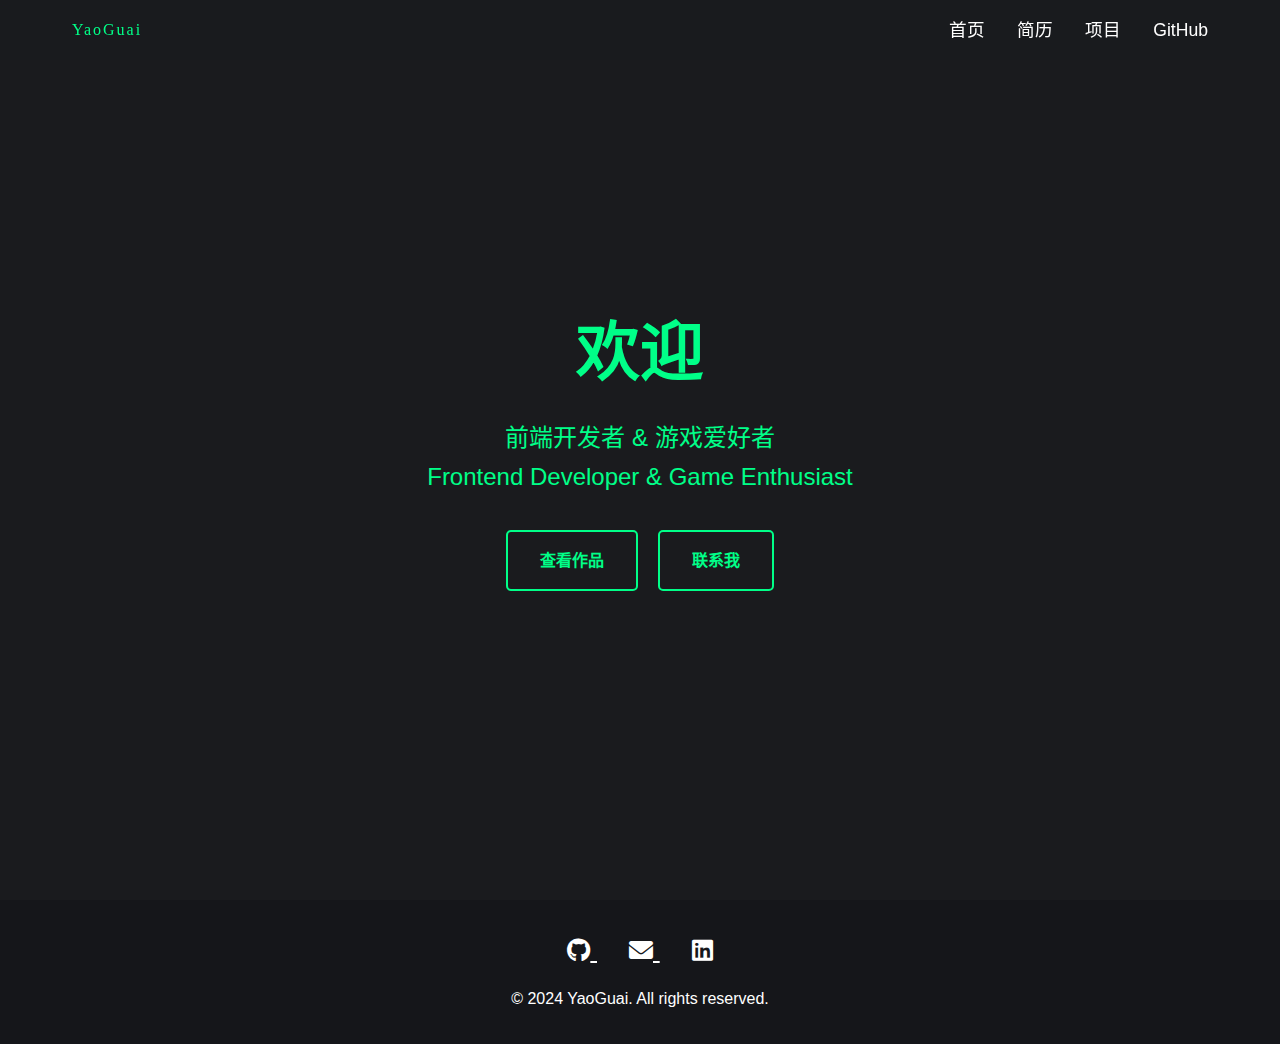
<file: index.html>
<!DOCTYPE html>
<html lang="zh-CN">

<head>
    <meta charset="UTF-8">
    <meta name="viewport" content="width=device-width, initial-scale=1.0">
    <title>个人网站</title>
    <!-- 使用 CDN 加载字体和图标 -->
    <link href="https://fonts.googleapis.com/css2?family=Press+Start+2P&display=swap" rel="stylesheet">
    <link rel="stylesheet" href="https://cdnjs.cloudflare.com/ajax/libs/font-awesome/6.0.0/css/all.min.css">
    <!-- 修改为相对路径 -->
    <link rel="stylesheet" href="./css/style.css">
</head>

<body>
    <!-- 注释掉背景轮播容器 -->
    <!-- <div class="bg-slideshow" id="bgSlideshow"></div> -->

    <!-- 导航栏 -->
    <nav class="navbar">
        <div class="nav-container">
            <div class="logo">
                <span class="neon-text">YaoGuai</span>
            </div>
            <div class="menu-toggle" id="mobile-menu">
                <span></span>
                <span></span>
                <span></span>
            </div>
            <ul class="nav-links">
                <li><a href="index.html" class="active">首页</a></li>
                <li><a href="resume.html">简历</a></li>
                <li><a href="projects.html">项目</a></li>
                <li><a href="github.html">GitHub</a></li>
            </ul>
        </div>
    </nav>

    <!-- 主要内容区域 -->
    <main>
        <!-- 首页部分 -->
        <section id="home" class="section">
            <div class="hero">
                <h1 class="glitch" data-text="Welcome">欢迎</h1>
                <p class="subtitle">前端开发者 & 游戏爱好者</p>
                <p class="subtitle">Frontend Developer & Game Enthusiast</p>
                <br>
                <div class="cta-buttons">
                    <a href="projects.html" class="btn">查看作品</a>
                    <a href="#contact" class="btn btn-outline" id="contact-btn">联系我</a>
                </div>
            </div>
        </section>

        <!-- 联系表单部分（默认隐藏） -->
        <section id="contact" class="contact-section" style="display: none;">
            <!-- 联系表单将通过JavaScript动态显示 -->
        </section>
    </main>

    <!-- 页脚 -->
    <footer class="footer">
        <div class="footer-content">
            <div class="social-links">
                <a href="https://github.com/1yaoguai2" target="_blank" id="github-link">
                    <i class="fab fa-github"></i>
                </a>
                <a href="mailto:your.email@example.com" id="email-link">
                    <i class="fas fa-envelope"></i>
                </a>
                <a href="https://github.com/1yaoguai2" target="_blank" id="linkedin-link">
                    <i class="fab fa-linkedin"></i>
                </a>
            </div>
            <p class="copyright">© 2024 YaoGuai. All rights reserved.</p>
        </div>
    </footer>

    <!-- 修改脚本引用为相对路径 -->
    <script src="./js/main.js"></script>
    <script>
        // 联系按钮点击事件
        document.getElementById('contact-btn').addEventListener('click', function (e) {
            e.preventDefault();
            // 创建一个简单的弹窗或者显示联系表单
            const email = 'your.email@example.com';
            const message = `
                联系方式：\n
                Email: 171802082@qq.com\n
                GitHub: https://github.com/1yaoguai2\n
                QQ: 171802082
            `;
            alert(message);
        });

        // 社交媒体链接点击事件
        document.getElementById('github-link').addEventListener('click', function (e) {
            // 可以添加点击追踪或其他功能
            console.log('GitHub link clicked');
        });

        document.getElementById('email-link').addEventListener('click', function (e) {
            // 可以添加邮件客户端检测等功能
            console.log('Email link clicked');
        });

        document.getElementById('linkedin-link').addEventListener('click', function (e) {
            // 可以添加点击追踪或其他功能
            console.log('LinkedIn link clicked');
        });
    </script>
    <script src="./js/background.js"></script>
</body>

</html>
</file>
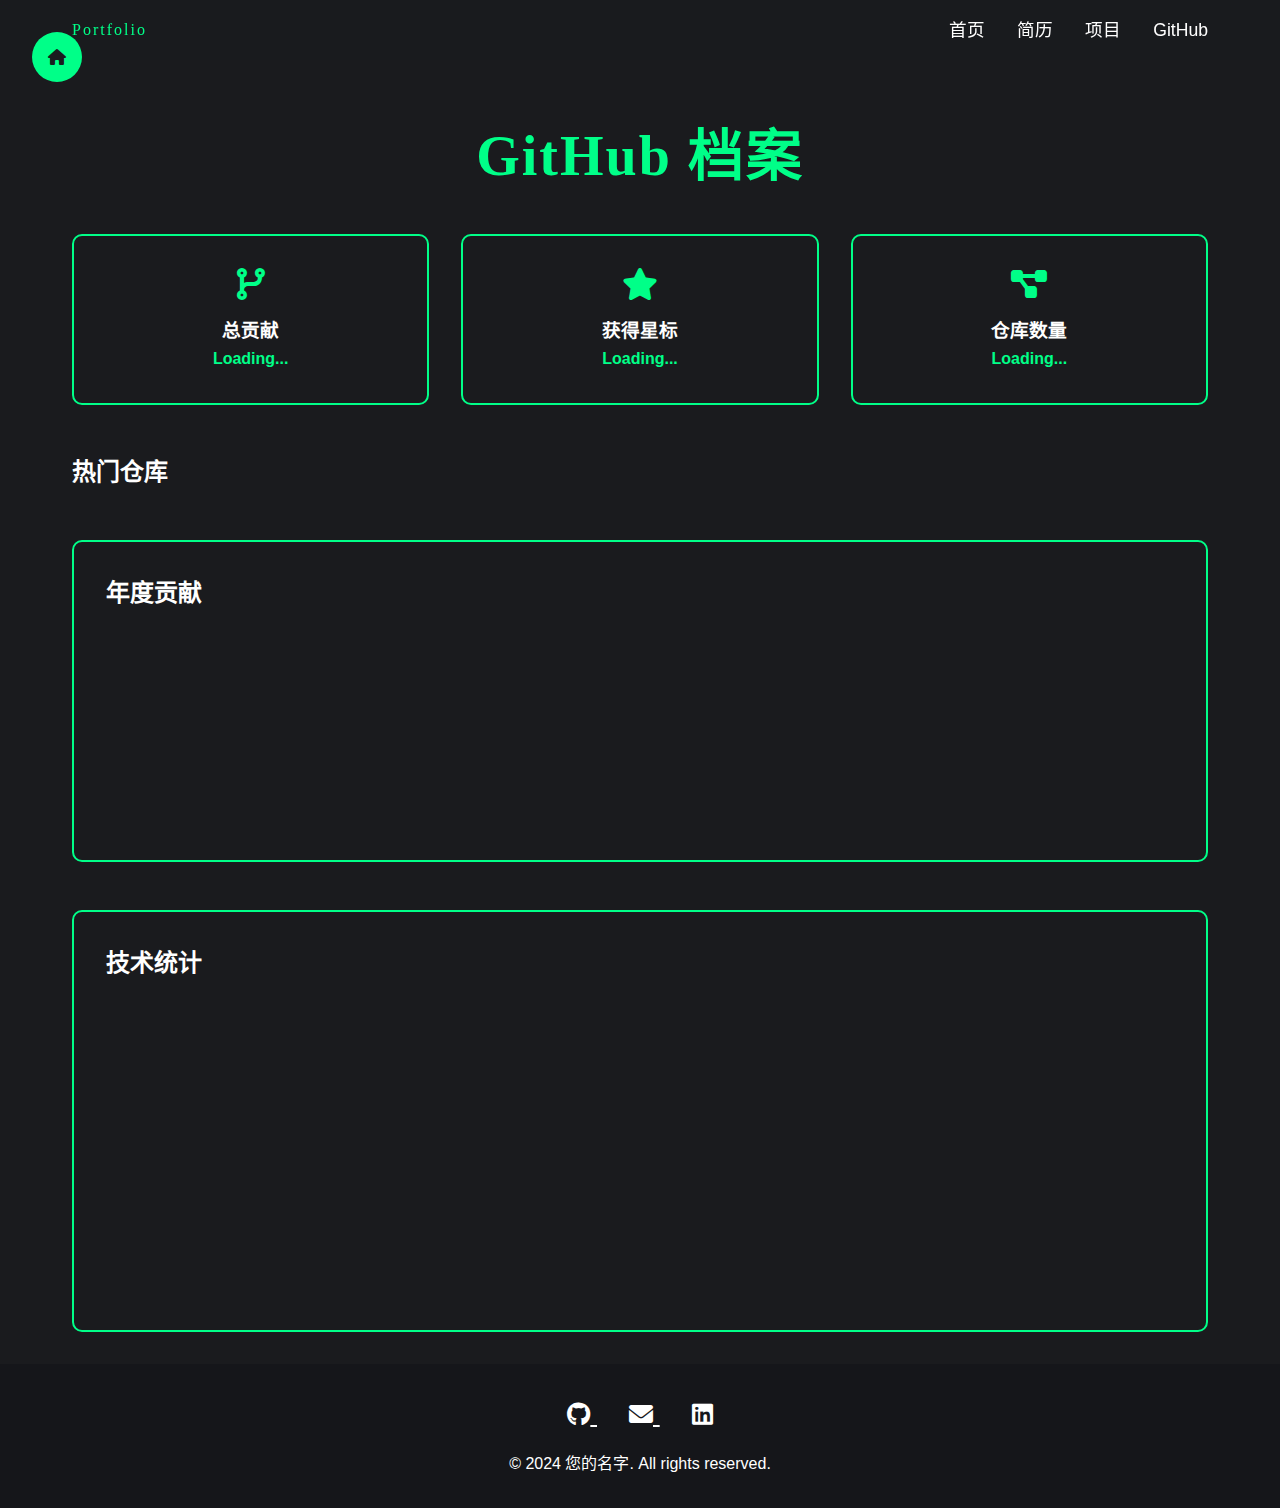
<file: github.html>
<!DOCTYPE html>
<html lang="zh-CN">

<head>
    <meta charset="UTF-8">
    <meta name="viewport" content="width=device-width, initial-scale=1.0">
    <title>GitHub - 游戏风格</title>
    <link href="https://fonts.googleapis.com/css2?family=Press+Start+2P&display=swap" rel="stylesheet">
    <link rel="stylesheet" href="https://cdnjs.cloudflare.com/ajax/libs/font-awesome/6.0.0/css/all.min.css">
    <link rel="stylesheet" href="css/style.css">
    <link rel="stylesheet" href="css/github.css">
</head>

<body>
    <!-- 导航栏 -->
    <nav class="navbar">
        <div class="nav-container">
            <div class="logo">
                <span class="neon-text">Portfolio</span>
            </div>
            <div class="menu-toggle" id="mobile-menu">
                <span></span>
                <span></span>
                <span></span>
            </div>
            <ul class="nav-links">
                <li><a href="index.html">首页</a></li>
                <li><a href="resume.html">简历</a></li>
                <li><a href="projects.html">项目</a></li>
                <li><a href="github.html" class="active">GitHub</a></li>
            </ul>
        </div>
    </nav>

    <main class="github-container">
        <h1 class="neon-text">GitHub 档案</h1>

        <!-- GitHub 统计信息 -->
        <section class="github-stats">
            <div class="stats-grid">
                <div class="stat-card">
                    <i class="fas fa-code-branch"></i>
                    <h3>总贡献</h3>
                    <p class="stat-number" id="contributions">Loading...</p>
                </div>
                <div class="stat-card">
                    <i class="fas fa-star"></i>
                    <h3>获得星标</h3>
                    <p class="stat-number" id="stars">Loading...</p>
                </div>
                <div class="stat-card">
                    <i class="fas fa-project-diagram"></i>
                    <h3>仓库数量</h3>
                    <p class="stat-number" id="repos">Loading...</p>
                </div>
            </div>
        </section>

        <!-- 热门仓库 -->
        <section class="repositories-section">
            <h2 class="section-title">热门仓库</h2>
            <div class="repositories-grid" id="repo-list">
                <!-- 仓库卡片将通过JavaScript动态加载 -->
            </div>
        </section>

        <!-- 贡献图表 -->
        <section class="contribution-section">
            <h2 class="section-title">年度贡献</h2>
            <div class="contribution-graph">
                <!-- GitHub贡献图将通过JavaScript动态加载 -->
            </div>
        </section>

        <!-- 技术统计 -->
        <section class="languages-section">
            <h2 class="section-title">技术统计</h2>
            <div class="languages-chart">
                <!-- 语言统计图表将通过JavaScript动态加载 -->
            </div>
        </section>
    </main>

    <!-- 页脚 -->
    <footer class="footer">
        <div class="footer-content">
            <div class="social-links">
                <a href="https://github.com/1yaoguai2" target="_blank">
                    <i class="fab fa-github"></i>
                </a>
                <a href="mailto:your.email@example.com">
                    <i class="fas fa-envelope"></i>
                </a>
                <a href="https://linkedin.com/in/yourusername" target="_blank">
                    <i class="fab fa-linkedin"></i>
                </a>
            </div>
            <p class="copyright">© 2024 您的名字. All rights reserved.</p>
        </div>
    </footer>

    <a href="index.html" class="back-home" title="返回首页">
        <i class="fas fa-home"></i>
    </a>

    <script src="js/main.js"></script>
    <script src="js/github.js"></script>
</body>

</html>
</file>
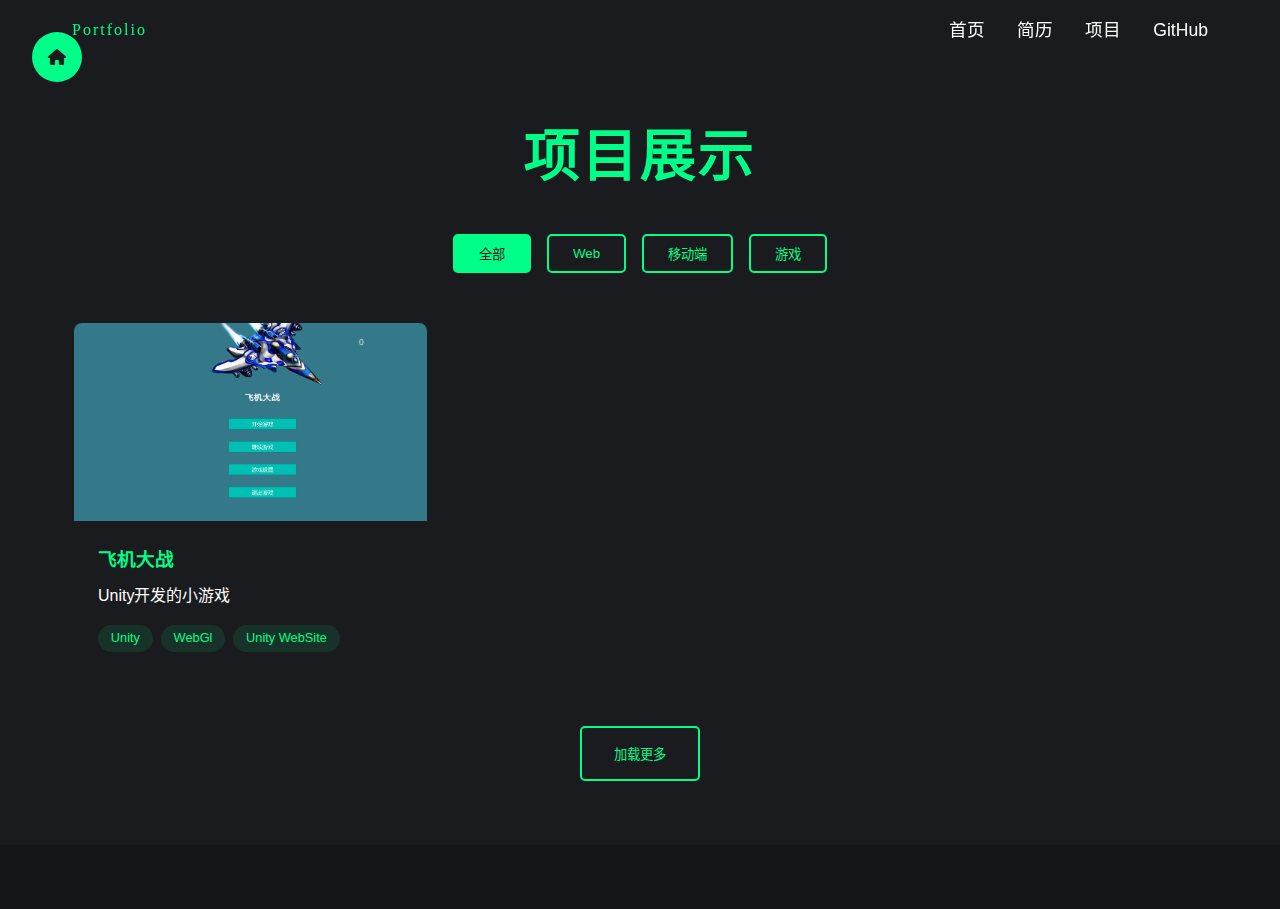
<file: projects.html>
<!DOCTYPE html>
<html lang="zh-CN">

<head>
    <meta charset="UTF-8">
    <meta name="viewport" content="width=device-width, initial-scale=1.0">
    <title>项目展示 - 游戏风格</title>
    <link href="https://fonts.googleapis.com/css2?family=Press+Start+2P&display=swap" rel="stylesheet">
    <link rel="stylesheet" href="https://cdnjs.cloudflare.com/ajax/libs/font-awesome/6.0.0/css/all.min.css">
    <link rel="stylesheet" href="css/style.css">
    <link rel="stylesheet" href="css/projects.css">
</head>

<body>
    <!-- 导航栏 -->
    <nav class="navbar">
        <div class="nav-container">
            <div class="logo">
                <span class="neon-text">Portfolio</span>
            </div>
            <div class="menu-toggle" id="mobile-menu">
                <span></span>
                <span></span>
                <span></span>
            </div>
            <ul class="nav-links">
                <li><a href="index.html">首页</a></li>
                <li><a href="resume.html">简历</a></li>
                <li><a href="projects.html" class="active">项目</a></li>
                <li><a href="github.html">GitHub</a></li>
            </ul>
        </div>
    </nav>

    <main class="projects-container">
        <h1 class="neon-text">项目展示</h1>

        <!-- 项目分类过滤器 -->
        <div class="project-filters">
            <button class="filter-btn active" data-filter="all">全部</button>
            <button class="filter-btn" data-filter="web">Web</button>
            <button class="filter-btn" data-filter="mobile">移动端</button>
            <button class="filter-btn" data-filter="game">游戏</button>
        </div>

        <!-- 项目网格 -->
        <div class="projects-grid">
            <!-- 项目卡片 1 -->
            <div class="project-card" data-category="web">
                <div class="project-image">
                    <img src="Image/Plane.jpg" alt="项目1">
                    <div class="project-overlay">
                        <div class="project-links">
                            <a href="https://play.unity.com/en/games/b83ecc79-b462-4af6-b1b6-873129aefbba/web"
                                class="project-link" target="_blank" title="在线体验">
                                <i class="fas fa-external-link-alt"></i>
                            </a>
                            <a href="https://github.com/1yaoguai2/PlaneGame" class="project-link" target="_blank"
                                title="查看源码">
                                <i class="fab fa-github"></i>
                            </a>
                        </div>
                    </div>
                </div>
                <div class="project-info">
                    <h3>
                        <a href="https://play.unity.com/en/games/b83ecc79-b462-4af6-b1b6-873129aefbba/web"
                            target="_blank" style="color: inherit; text-decoration: none;">
                            飞机大战
                        </a>
                    </h3>
                    <p>Unity开发的小游戏</p>
                    <div class="project-tags">
                        <span class="tag">Unity</span>
                        <span class="tag">WebGl</span>
                        <span class="tag">Unity WebSite</span>
                    </div>
                </div>
            </div>

            <!-- 更多项目卡片 -->
            <!-- 复制上面的 project-card 结构并修改内容 -->
        </div>

        <!-- 加载更多按钮 -->
        <button class="load-more-btn">
            加载更多 <i class="fas fa-spinner fa-spin" style="display: none;"></i>
        </button>
    </main>

    <!-- 页脚 -->
    <footer class="footer">
        <!-- ... 页脚内容 ... -->
        <a href="index.html" class="back-home" title="返回首页">
            <i class="fas fa-home"></i>
        </a>
    </footer>

    <script src="js/main.js"></script>
    <script src="js/projects.js"></script>
</body>

</html>
</file>
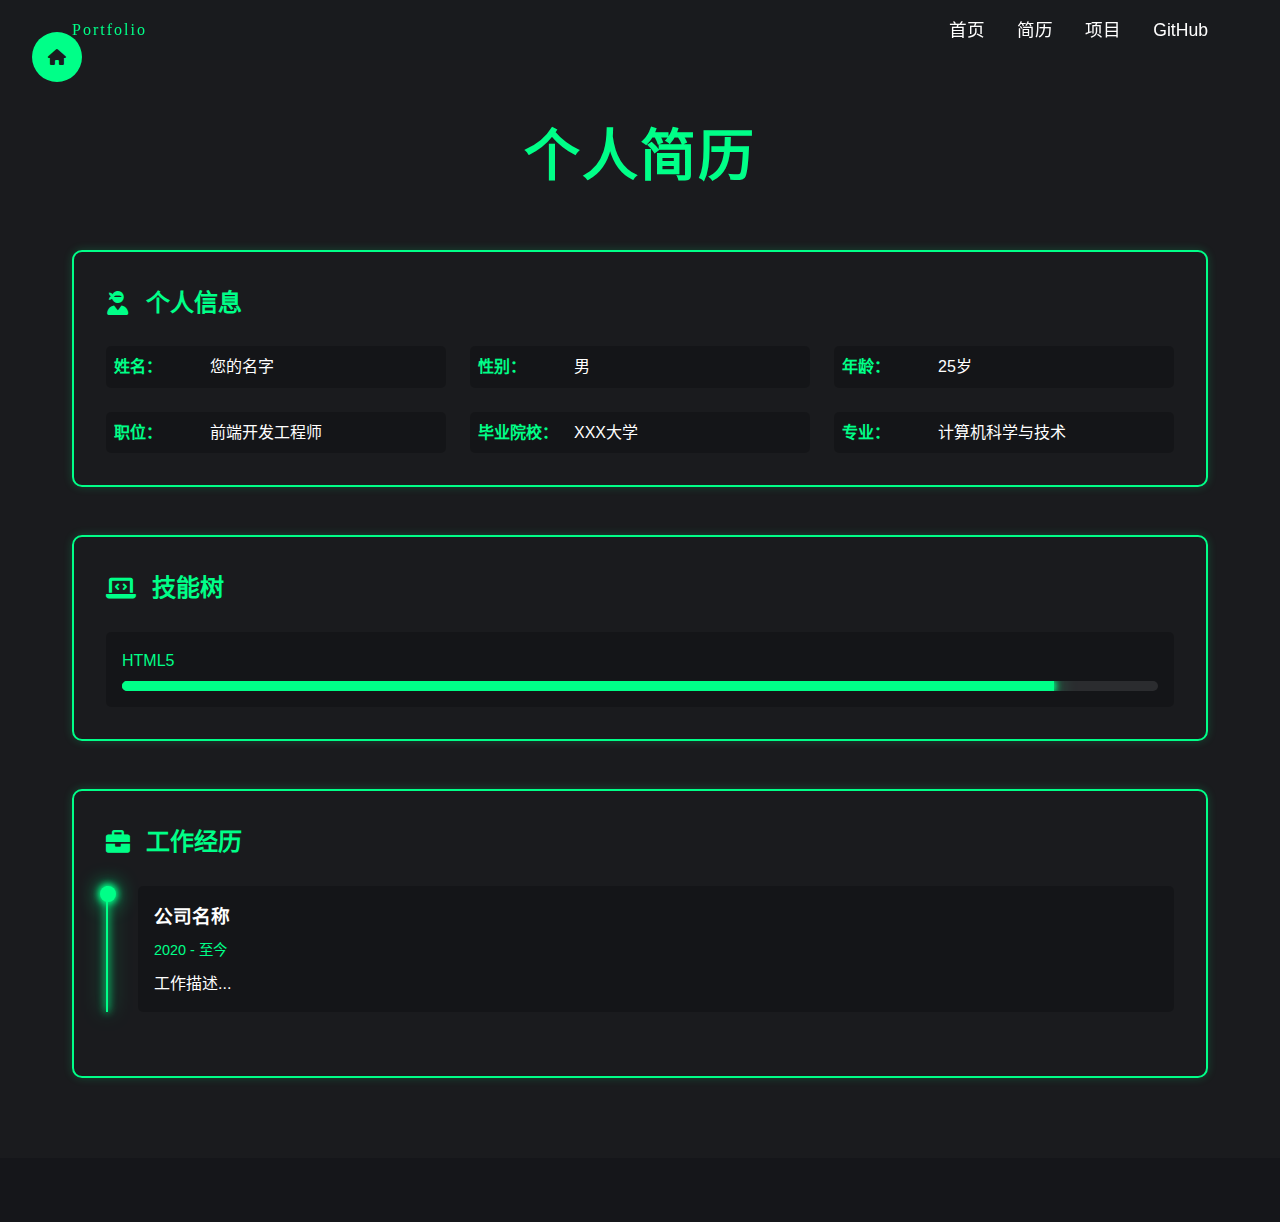
<file: resume.html>
<!DOCTYPE html>
<html lang="zh-CN">

<head>
    <meta charset="UTF-8">
    <meta name="viewport" content="width=device-width, initial-scale=1.0">
    <title>个人简历 - 游戏风格</title>
    <link href="https://fonts.googleapis.com/css2?family=Press+Start+2P&display=swap" rel="stylesheet">
    <link rel="stylesheet" href="https://cdnjs.cloudflare.com/ajax/libs/font-awesome/6.0.0/css/all.min.css">
    <link rel="stylesheet" href="css/style.css">
    <link rel="stylesheet" href="css/resume.css">
</head>

<body>
    <!-- 导航栏 -->
    <nav class="navbar">
        <div class="nav-container">
            <div class="logo">
                <span class="neon-text">Portfolio</span>
            </div>
            <div class="menu-toggle" id="mobile-menu">
                <span></span>
                <span></span>
                <span></span>
            </div>
            <ul class="nav-links">
                <li><a href="index.html">首页</a></li>
                <li><a href="resume.html" class="active">简历</a></li>
                <li><a href="projects.html">项目</a></li>
                <li><a href="github.html">GitHub</a></li>
            </ul>
        </div>
    </nav>

    <main class="resume-container">
        <section class="resume-header">
            <h1 class="neon-text">个人简历</h1>
        </section>

        <section class="resume-section">
            <h2 class="section-title"><i class="fas fa-user-ninja"></i> 个人信息</h2>
            <div class="info-grid">
                <div class="info-item">
                    <span class="label">姓名：</span>
                    <span class="value">您的名字</span>
                </div>
                <div class="info-item">
                    <span class="label">性别：</span>
                    <span class="value">男</span>
                </div>
                <div class="info-item">
                    <span class="label">年龄：</span>
                    <span class="value">25岁</span>
                </div>
                <div class="info-item">
                    <span class="label">职位：</span>
                    <span class="value">前端开发工程师</span>
                </div>
                <div class="info-item">
                    <span class="label">毕业院校：</span>
                    <span class="value">XXX大学</span>
                </div>
                <div class="info-item">
                    <span class="label">专业：</span>
                    <span class="value">计算机科学与技术</span>
                </div>
            </div>
        </section>

        <section class="resume-section">
            <h2 class="section-title"><i class="fas fa-laptop-code"></i> 技能树</h2>
            <div class="skills-container">
                <div class="skill-item">
                    <div class="skill-name">HTML5</div>
                    <div class="skill-bar">
                        <div class="skill-progress" style="width: 90%"></div>
                    </div>
                </div>
                <!-- 添加更多技能 -->
            </div>
        </section>

        <section class="resume-section">
            <h2 class="section-title"><i class="fas fa-briefcase"></i> 工作经历</h2>
            <div class="timeline">
                <div class="timeline-item">
                    <div class="timeline-dot"></div>
                    <div class="timeline-content">
                        <h3>公司名称</h3>
                        <p class="timeline-date">2020 - 至今</p>
                        <p>工作描述...</p>
                    </div>
                </div>
                <!-- 添加更多工作经历 -->
            </div>
        </section>
    </main>

    <!-- 页脚部分和之前一样 -->
    <footer class="footer">
        <!-- ... 页脚内容 ... -->
    </footer>

    <a href="index.html" class="back-home" title="返回首页">
        <i class="fas fa-home"></i>
    </a>

    <script src="js/main.js"></script>
</body>

</html>
</file>
<file: css/style.css>
/* 重置默认样式 */
* {
    margin: 0;
    padding: 0;
    box-sizing: border-box;
}

/* 全局样式 */
:root {
    --primary-color: #00ff88;
    --background-color: #1a1b1e;
    --text-color: #ffffff;
    --neon-shadow: 0 0 7px #00ff88, 0 0 10px #00ff88, 0 0 21px #00ff88;
}

body {
    font-family: 'Segoe UI', Tahoma, Geneva, Verdana, sans-serif;
    background-color: var(--background-color);
    color: var(--text-color);
    line-height: 1.6;
}

/* 导航栏样式 */
.navbar {
    position: fixed;
    top: 0;
    width: 100%;
    background: rgba(26, 27, 30, 0.7);
    backdrop-filter: blur(10px);
    z-index: 1000;
    padding: 1rem 0;
}

.nav-container {
    max-width: 1200px;
    margin: 0 auto;
    padding: 0 2rem;
    display: flex;
    justify-content: space-between;
    align-items: center;
}

.nav-links {
    display: flex;
    gap: 2rem;
    list-style: none;
}

.nav-links a {
    color: var(--text-color);
    text-decoration: none;
    font-size: 1.1rem;
    transition: color 0.3s ease;
}

.nav-links a:hover {
    color: var(--primary-color);
}

/* 霓虹文字效果 */
.neon-text {
    color: var(--primary-color);
    font-family: 'Press Start 4P', cursive;
    letter-spacing: 2px;
}

/* 主页英雄区域 */
.hero {
    height: 100vh;
    display: flex;
    flex-direction: column;
    justify-content: center;
    align-items: center;
    text-align: center;
    padding: 0 2rem;
}

.hero h1 {
    font-size: 4rem;
    margin-bottom: 1rem;
    color: var(--primary-color);
}

.subtitle {
    font-size: 1.5rem;
    color: var(--primary-color);
}

.subtitleEN {
    font-size: 1.5rem;
    color: #555;
}

/* 按钮样式 */
.btn {
    display: inline-block;
    padding: 1rem 2rem;
    background: transparent;
    border: 2px solid var(--primary-color);
    color: var(--primary-color);
    text-decoration: none;
    border-radius: 5px;
    transition: all 0.3s ease;
    margin: 0.5rem;
    font-weight: bold;
}

.btn:hover {
    transform: translateY(-3px);
    box-shadow: var(--neon-shadow);
}

.btn-outline {
    background: transparent;
    border: 2px solid var(--primary-color);
    color: var(--primary-color);
}

/* 页脚样式 */
.footer {
    background: rgba(21, 22, 26, 0.95);
    padding: 2rem 0;
    text-align: center;
}

.social-links {
    margin-bottom: 1rem;
}

.social-links a {
    color: var(--text-color);
    font-size: 1.5rem;
    margin: 0 1rem;
    transition: color 0.3s ease;
}

.social-links a:hover {
    color: var(--primary-color);
}

/* 移动端适配 */
.menu-toggle {
    display: none;
    flex-direction: column;
    justify-content: center;
    align-items: center;
    width: 40px;
    height: 40px;
    background: transparent;
    border: 2px solid var(--primary-color);
    border-radius: 5px;
    cursor: pointer;
    padding: 8px;
    transition: all 0.3s ease;
}

.menu-toggle span {
    display: block;
    width: 100%;
    height: 2px;
    background-color: var(--primary-color);
    transition: all 0.3s ease;
    position: relative;
}

.menu-toggle span+span {
    margin-top: 6px;
}

/* 菜单按钮悬停效果 */
.menu-toggle:hover {
    background: rgba(0, 255, 136, 0.1);
}

/* 菜单打开时的动画效果 */
.menu-toggle.active span:nth-child(1) {
    transform: translateY(8px) rotate(45deg);
}

.menu-toggle.active span:nth-child(2) {
    opacity: 0;
}

.menu-toggle.active span:nth-child(3) {
    transform: translateY(-8px) rotate(-45deg);
}

@media (max-width: 768px) {
    .menu-toggle {
        display: flex;
    }

    .nav-links {
        display: none;
        position: absolute;
        top: 100%;
        left: 0;
        width: 100%;
        background: rgba(26, 27, 30, 0.95);
        flex-direction: column;
        padding: 1rem 0;
        text-align: center;
    }

    .nav-links.active {
        display: flex;
    }

    .hero h1 {
        font-size: 2.5rem;
    }

    .subtitle {
        font-size: 1.2rem;
    }
}

/* 返回首页按钮样式 */
.back-home {
    position: fixed;
    top: 2rem;
    left: 2rem;
    background: var(--primary-color);
    color: var(--background-color);
    width: 50px;
    height: 50px;
    border-radius: 50%;
    display: flex;
    justify-content: center;
    align-items: center;
    text-decoration: none;
    transition: all 0.3s ease;
    z-index: 1001;
}

.back-home:hover {
    transform: translateY(-5px);
    box-shadow: var(--neon-shadow);
}

@media (max-width: 768px) {
    .back-home {
        top: 1rem;
        left: 1rem;
        width: 40px;
        height: 40px;
    }
}

/* 页面主标题特殊样式 */
.hero h1.neon-text,
.projects-container h1.neon-text,
.resume-container h1.neon-text,
.github-container h1.neon-text {
    font-size: 3.5rem;
    margin-bottom: 2rem;
    /* text-transform: uppercase; */
}

/* 响应式调整 */
@media (max-width: 768px) {

    .hero h1.neon-text,
    .projects-container h1.neon-text,
    .resume-container h1.neon-text,
    .github-container h1.neon-text {
        font-size: 2rem;
    }
}

/* 背景轮播样式 */
.bg-slideshow {
    position: fixed;
    top: 0;
    left: 0;
    width: 100%;
    height: 100%;
    z-index: -1;
    overflow: hidden;
}

.bg-slide {
    position: absolute;
    top: 0;
    left: 0;
    width: 100%;
    height: 100%;
    opacity: 0;
    transition: opacity 1s ease-in-out;
    background-size: cover;
    background-position: center;
    background-repeat: no-repeat;
}

.bg-slide.active {
    opacity: 1;
}
</file>
<file: css/github.css>
/* GitHub页面样式 */
.github-container {
    max-width: 1200px;
    margin: 80px auto 0;
    padding: 2rem;
}

.github-container h1 {
    text-align: center;
    margin-bottom: 3rem;
}

/* 统计卡片样式 */
.stats-grid {
    display: grid;
    grid-template-columns: repeat(auto-fit, minmax(250px, 1fr));
    gap: 2rem;
    margin-bottom: 3rem;
}

.stat-card {
    background: rgba(26, 27, 30, 0.5);
    border: 2px solid var(--primary-color);
    border-radius: 10px;
    padding: 2rem;
    text-align: center;
    transition: all 0.3s ease;
}

.stat-card:hover {
    transform: translateY(-5px);
    box-shadow: var(--neon-shadow);
}

.stat-card i {
    font-size: 2rem;
    color: var(--primary-color);
    margin-bottom: 1rem;
}

.stat-number {
    font-size: 1rem;
    color: var(--primary-color);
    font-weight: bold;
}

/* 贡献图表样式 */
.contribution-section {
    margin-bottom: 3rem;
    padding: 2rem;
    background: rgba(26, 27, 30, 0.5);
    border: 2px solid var(--primary-color);
    border-radius: 10px;
}

.contribution-graph {
    width: 100%;
    height: 200px;
    margin-top: 1rem;
    /* 图表样式将通过JavaScript设置 */
}

/* 仓库网格样式 */
.repositories-grid {
    display: grid;
    grid-template-columns: repeat(auto-fill, minmax(300px, 1fr));
    gap: 2rem;
    margin-bottom: 3rem;
}

.repo-card {
    background: rgba(26, 27, 30, 0.5);
    border: 2px solid transparent;
    border-radius: 10px;
    padding: 1.5rem;
    transition: all 0.3s ease;
}

.repo-card:hover {
    border-color: var(--primary-color);
    transform: translateY(-5px);
    box-shadow: var(--neon-shadow);
}

.repo-header {
    display: flex;
    justify-content: space-between;
    align-items: center;
    margin-bottom: 1rem;
}

.repo-name {
    color: var(--primary-color);
    font-size: 1.2rem;
    font-weight: bold;
}

.repo-stats {
    display: flex;
    gap: 1rem;
}

.repo-stat {
    display: flex;
    align-items: center;
    gap: 0.5rem;
}

.repo-description {
    margin-bottom: 1rem;
    color: #ccc;
}

/* 语言统计样式 */
.languages-section {
    padding: 2rem;
    background: rgba(26, 27, 30, 0.5);
    border: 2px solid var(--primary-color);
    border-radius: 10px;
}

.languages-chart {
    height: 300px;
    margin-top: 1rem;
    /* 图表样式将通过JavaScript设置 */
}

/* 响应式设计 */
@media (max-width: 768px) {
    .github-container {
        padding: 1rem;
    }

    .stat-card {
        padding: 0.5rem;
    }

    .stat-number {
        font-size: 1.5rem;
    }
}
</file>
<file: css/projects.css>
/* 项目展示页面样式 */
.projects-container {
    max-width: 1200px;
    margin: 80px auto 0;
    padding: 2rem;
}

.projects-container h1 {
    text-align: center;
    margin-bottom: 3rem;
}

/* 过滤器按钮样式 */
.project-filters {
    display: flex;
    justify-content: center;
    gap: 1rem;
    margin-bottom: 3rem;
    flex-wrap: wrap;
}

.filter-btn {
    background: transparent;
    border: 2px solid var(--primary-color);
    color: var(--primary-color);
    padding: 0.5rem 1.5rem;
    border-radius: 5px;
    cursor: pointer;
    transition: all 0.3s ease;
}

.filter-btn:hover,
.filter-btn.active {
    background: var(--primary-color);
    color: var(--background-color);
}

/* 项目网格布局 */
.projects-grid {
    display: grid;
    grid-template-columns: repeat(auto-fill, minmax(300px, 1fr));
    gap: 2rem;
    margin-bottom: 3rem;
}

/* 项目卡片样式 */
.project-card {
    background: rgba(26, 27, 30, 0.5);
    border: 2px solid transparent;
    border-radius: 10px;
    overflow: hidden;
    transition: all 0.3s ease;
}

.project-card:hover {
    border-color: var(--primary-color);
    transform: translateY(-5px);
}

.project-image {
    position: relative;
    overflow: hidden;
    aspect-ratio: 16/9;
}

.project-image img {
    width: 100%;
    height: 100%;
    object-fit: cover;
    transition: transform 0.3s ease;
}

.project-overlay {
    position: absolute;
    top: 0;
    left: 0;
    width: 100%;
    height: 100%;
    background: rgba(0, 255, 136, 0.1);
    backdrop-filter: blur(3px);
    display: flex;
    justify-content: center;
    align-items: center;
    opacity: 0;
    transition: opacity 0.3s ease;
}

.project-card:hover .project-overlay {
    opacity: 1;
}

.project-links {
    display: flex;
    gap: 1rem;
}

.project-link {
    width: 40px;
    height: 40px;
    background: var(--primary-color);
    color: var(--background-color);
    border-radius: 50%;
    display: flex;
    justify-content: center;
    align-items: center;
    text-decoration: none;
    transition: all 0.3s ease;
}

.project-link:hover {
    transform: scale(1.1);
}

.project-info {
    padding: 1.5rem;
}

.project-info h3 {
    color: var(--primary-color);
    margin-bottom: 0.5rem;
}

.project-tags {
    display: flex;
    flex-wrap: wrap;
    gap: 0.5rem;
    margin-top: 1rem;
}

.tag {
    background: rgba(0, 255, 136, 0.1);
    color: var(--primary-color);
    padding: 0.2rem 0.8rem;
    border-radius: 15px;
    font-size: 0.8rem;
}

/* 加载更多按钮 */
.load-more-btn {
    display: block;
    margin: 2rem auto;
    padding: 1rem 2rem;
    background: transparent;
    border: 2px solid var(--primary-color);
    color: var(--primary-color);
    border-radius: 5px;
    cursor: pointer;
    transition: all 0.3s ease;
}

.load-more-btn:hover {
    background: var(--primary-color);
    color: var(--background-color);
}

/* 响应式设计 */
@media (max-width: 768px) {
    .projects-container {
        padding: 1rem;
    }

    .project-filters {
        gap: 0.5rem;
    }

    .filter-btn {
        padding: 0.6rem 1.5rem;
        font-size: 0.9rem;
    }
}
</file>
<file: css/resume.css>
/* 简历页面样式 */
.resume-container {
    max-width: 1200px;
    margin: 80px auto 0;
    padding: 2rem;
}

.resume-header {
    text-align: center;
    margin-bottom: 3rem;
}

.resume-section {
    margin-bottom: 3rem;
    padding: 2rem;
    background: rgba(26, 27, 30, 0.5);
    border: 2px solid var(--primary-color);
    border-radius: 10px;
    box-shadow: 0 0 10px rgba(0, 255, 136, 0.2);
}

.section-title {
    color: var(--primary-color);
    margin-bottom: 1.5rem;
    display: flex;
    align-items: center;
    gap: 1rem;
}

.section-title i {
    font-size: 1.5rem;
}

/* 技能树样式 */
.skills-container {
    display: grid;
    gap: 1.5rem;
}

.skill-item {
    background: rgba(0, 0, 0, 0.2);
    padding: 1rem;
    border-radius: 5px;
}

.skill-name {
    margin-bottom: 0.5rem;
    color: var(--primary-color);
}

.skill-bar {
    height: 10px;
    background: rgba(255, 255, 255, 0.1);
    border-radius: 5px;
    overflow: hidden;
}

.skill-progress {
    height: 100%;
    background: var(--primary-color);
    box-shadow: var(--neon-shadow);
    transition: width 1s ease;
}

/* 时间线样式 */
.timeline {
    position: relative;
    padding-left: 2rem;
}

.timeline::before {
    content: '';
    position: absolute;
    left: 0;
    top: 0;
    height: 100%;
    width: 2px;
    background: var(--primary-color);
    box-shadow: var(--neon-shadow);
}

.timeline-item {
    position: relative;
    margin-bottom: 2rem;
}

.timeline-dot {
    position: absolute;
    left: -2.4rem;
    top: 0;
    width: 1rem;
    height: 1rem;
    background: var(--primary-color);
    border-radius: 50%;
    box-shadow: var(--neon-shadow);
}

.timeline-content {
    padding: 1rem;
    background: rgba(0, 0, 0, 0.2);
    border-radius: 5px;
}

.timeline-date {
    color: var(--primary-color);
    font-size: 0.9rem;
    margin: 0.5rem 0;
}

/* 响应式设计 */
@media (max-width: 768px) {
    .resume-container {
        padding: 1rem;
    }

    .resume-section {
        padding: 1rem;
    }

    .timeline {
        padding-left: 1.5rem;
    }

    .timeline-dot {
        left: -1.9rem;
    }
}

/* 在现有样式中添加或更新 */
.info-grid {
    display: grid;
    grid-template-columns: repeat(auto-fit, minmax(250px, 1fr));
    gap: 1.5rem;
}

.info-item {
    display: flex;
    align-items: center;
    gap: 1rem;
    padding: 0.5rem;
    background: rgba(0, 0, 0, 0.2);
    border-radius: 5px;
}

.info-item .label {
    color: var(--primary-color);
    font-weight: bold;
    min-width: 80px;
}

.info-item .value {
    color: #fff;
}

/* 响应式调整 */
@media (max-width: 768px) {
    .info-grid {
        grid-template-columns: 1fr;
    }
}
</file>
